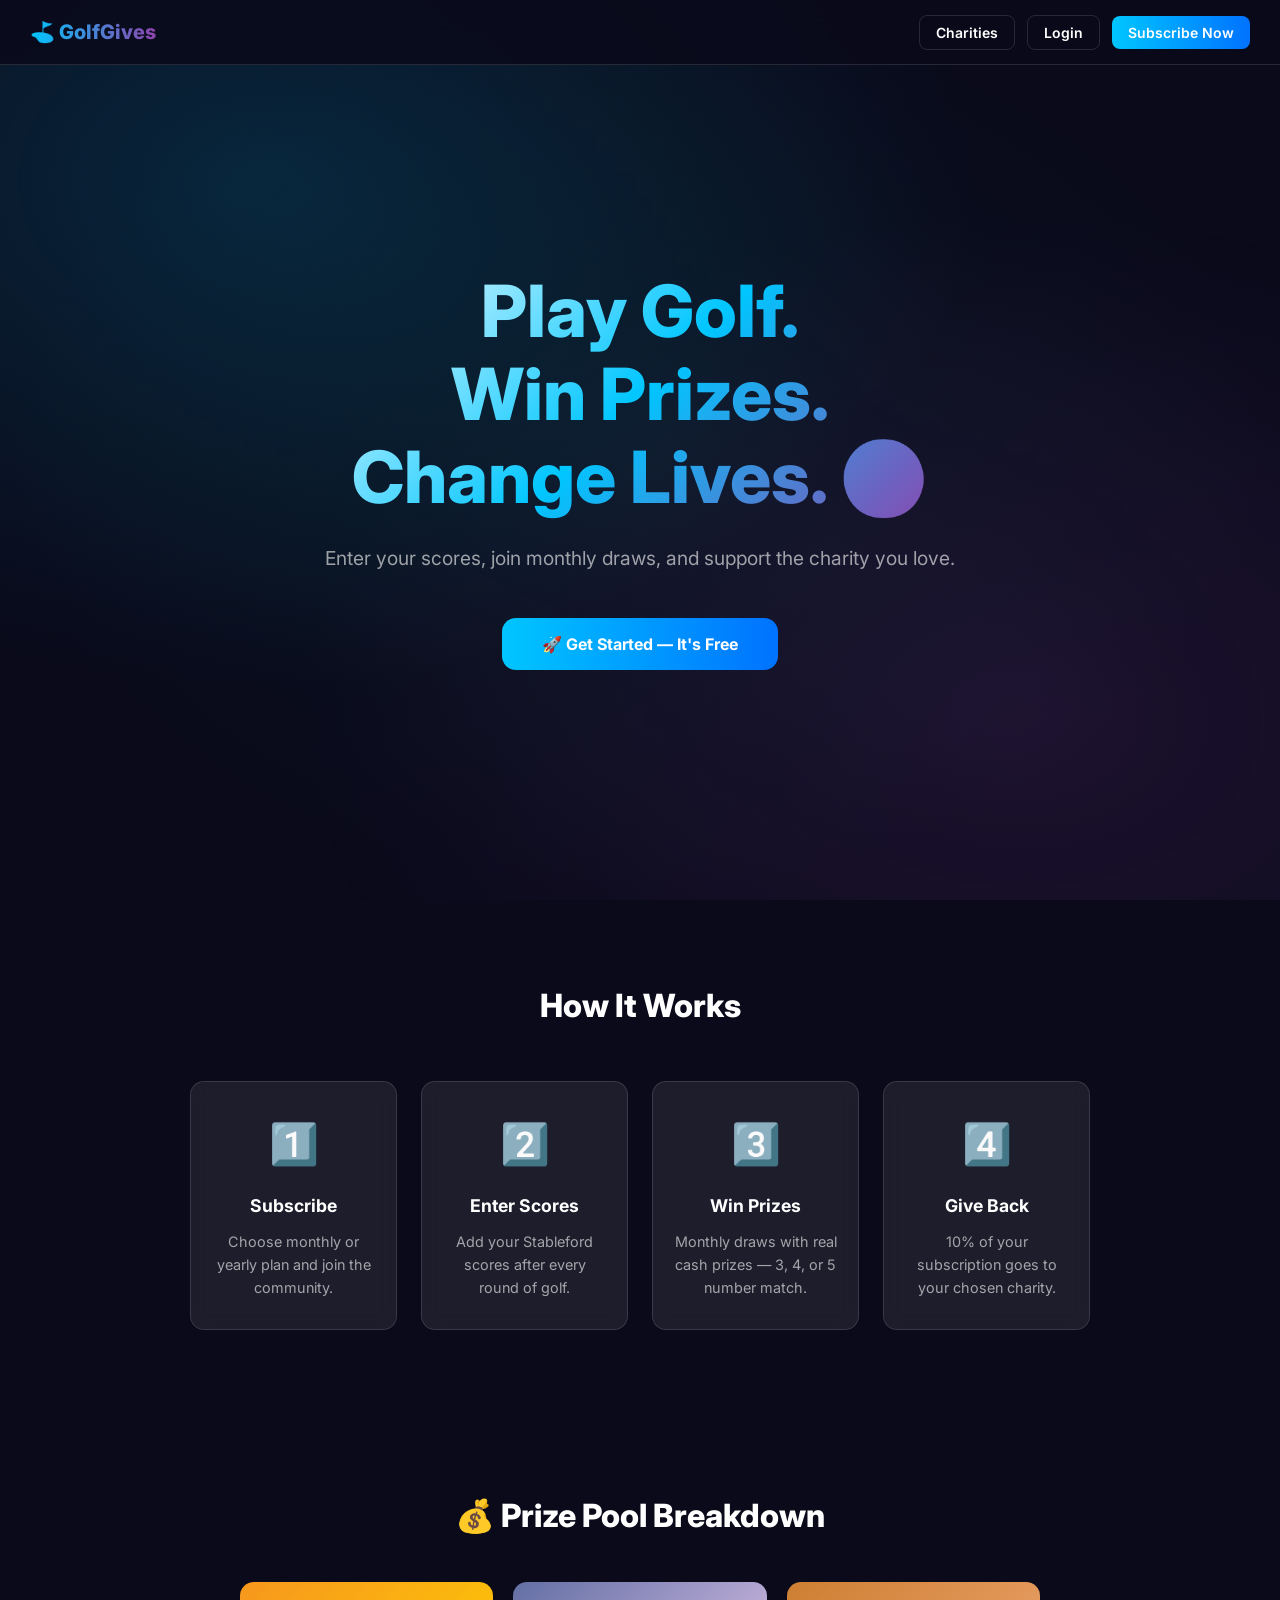
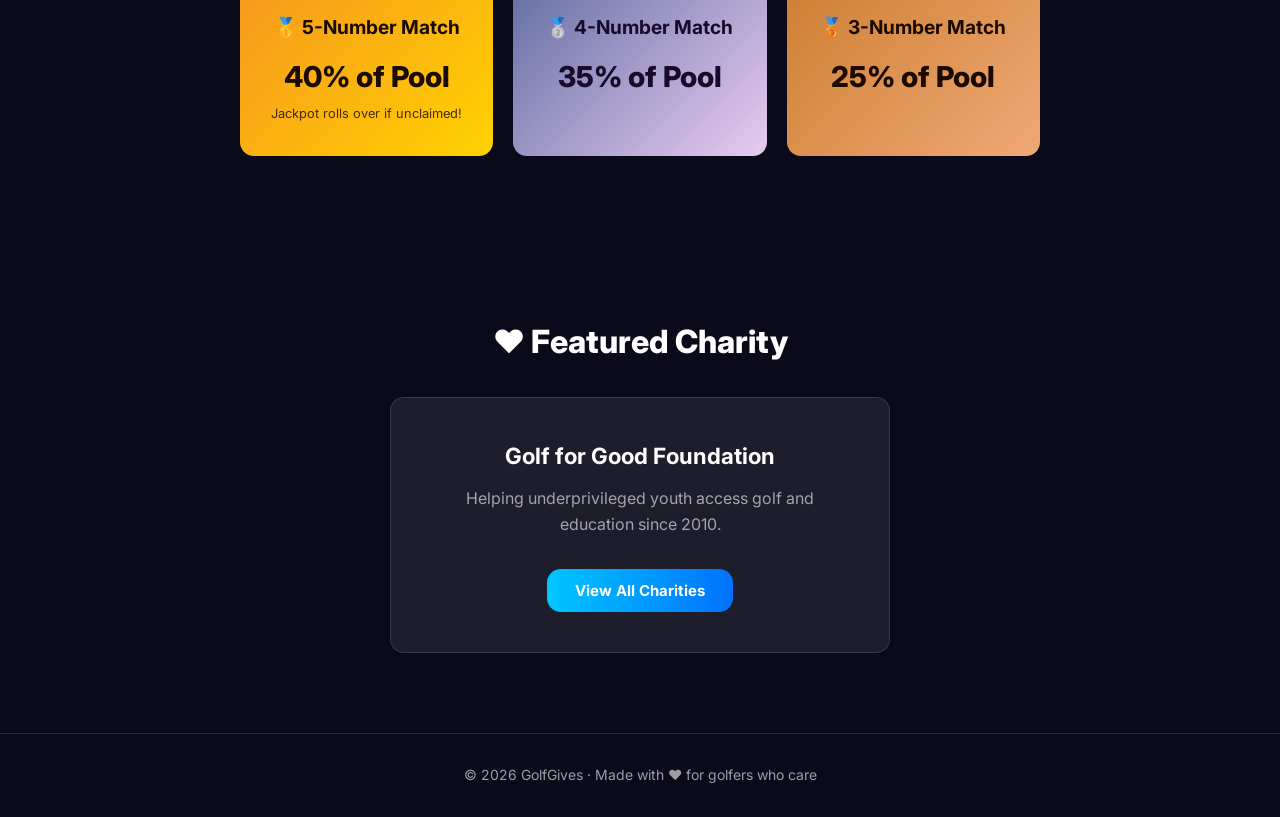
<file: index.html>
<!DOCTYPE html>
<html lang="en">
<head>
  <meta charset="UTF-8">
  <meta name="viewport" content="width=device-width, initial-scale=1.0">
  <title>GolfGives — Play. Win. Give.</title>
  <link rel="stylesheet" href="style.css">
</head>
<body>

<nav class="navbar">
  <div class="logo">⛳ GolfGives</div>
  <div>
    <a href="charities.html"><button class="nav-btn">Charities</button></a>
    <a href="login.html"><button class="nav-btn">Login</button></a>
    <a href="login.html"><button class="nav-btn primary-btn">Subscribe Now</button></a>
  </div>
</nav>

<!-- HERO -->
<section class="hero">
  <div class="hero-content">
    <h1>Play Golf.<br>Win Prizes.<br>Change Lives. 🌍</h1>
    <p>Enter your scores, join monthly draws, and support the charity you love.</p>
    <a href="login.html"><button class="cta-btn">🚀 Get Started — It's Free</button></a>
  </div>
</section>

<!-- HOW IT WORKS -->
<section class="how-it-works">
  <h2>How It Works</h2>
  <div class="steps">
    <div class="step">
      <div class="step-icon">1️⃣</div>
      <h3>Subscribe</h3>
      <p>Choose monthly or yearly plan and join the community.</p>
    </div>
    <div class="step">
      <div class="step-icon">2️⃣</div>
      <h3>Enter Scores</h3>
      <p>Add your Stableford scores after every round of golf.</p>
    </div>
    <div class="step">
      <div class="step-icon">3️⃣</div>
      <h3>Win Prizes</h3>
      <p>Monthly draws with real cash prizes — 3, 4, or 5 number match.</p>
    </div>
    <div class="step">
      <div class="step-icon">4️⃣</div>
      <h3>Give Back</h3>
      <p>10% of your subscription goes to your chosen charity.</p>
    </div>
  </div>
</section>

<!-- PRIZE POOL -->
<section class="prize-section">
  <h2>💰 Prize Pool Breakdown</h2>
  <div class="prize-cards">
    <div class="prize-card gold">
      <h3>🥇 5-Number Match</h3>
      <p>40% of Pool</p>
      <small>Jackpot rolls over if unclaimed!</small>
    </div>
    <div class="prize-card silver">
      <h3>🥈 4-Number Match</h3>
      <p>35% of Pool</p>
    </div>
    <div class="prize-card bronze">
      <h3>🥉 3-Number Match</h3>
      <p>25% of Pool</p>
    </div>
  </div>
</section>

<!-- CHARITY SPOTLIGHT -->
<section class="charity-section">
  <h2>❤️ Featured Charity</h2>
  <div class="charity-spotlight">
    <h3>Golf for Good Foundation</h3>
    <p>Helping underprivileged youth access golf and education since 2010.</p>
    <a href="charities.html"><button class="cta-btn">View All Charities</button></a>
  </div>
</section>

<!-- FOOTER -->
<footer class="footer">
  <p>© 2026 GolfGives · Made with ❤️ for golfers who care</p>
</footer>

</body>
</html>
</file>
<file: style.css>
/* ============================================
   GOLF GIVES — COMPLETE STYLESHEET
   ============================================ */

/* GOOGLE FONTS */
@import url('https://fonts.googleapis.com/css2?family=Inter:wght@300;400;500;600;700;800&display=swap');

/* ============================================
   CSS VARIABLES
   ============================================ */
:root {
  --primary:     #00c6ff;
  --primary-2:   #0072ff;
  --accent:      #8e44ad;
  --green:       #11998e;
  --green-2:     #38ef7d;
  --gold:        #f7971e;
  --gold-2:      #ffd200;
  --danger:      #ff4b5c;
  --dark:        #0a0a1a;
  --dark-2:      #12122a;
  --card-bg:     rgba(255,255,255,0.08);
  --card-border: rgba(255,255,255,0.12);
  --text:        #ffffff;
  --text-muted:  rgba(255,255,255,0.6);
  --radius:      14px;
  --shadow:      0 8px 32px rgba(0,0,0,0.3);
}

/* ============================================
   RESET & BASE
   ============================================ */
*, *::before, *::after {
  box-sizing: border-box;
  margin: 0;
  padding: 0;
}

html {
  scroll-behavior: smooth;
}

body {
  font-family: 'Inter', 'Segoe UI', sans-serif;
  background: var(--dark);
  color: var(--text);
  min-height: 100vh;
  line-height: 1.6;
  overflow-x: hidden;
}

/* Animated background */
body::before {
  content: "";
  position: fixed;
  inset: 0;
  background:
    radial-gradient(ellipse at 20% 20%, rgba(0,198,255,0.15) 0%, transparent 50%),
    radial-gradient(ellipse at 80% 80%, rgba(142,68,173,0.15) 0%, transparent 50%),
    radial-gradient(ellipse at 50% 50%, rgba(17,153,142,0.08) 0%, transparent 70%);
  pointer-events: none;
  z-index: 0;
}

/* ============================================
   NAVBAR
   ============================================ */
.navbar {
  position: fixed;
  top: 0;
  left: 0;
  right: 0;
  height: 65px;
  display: flex;
  justify-content: space-between;
  align-items: center;
  padding: 0 30px;
  background: rgba(10,10,26,0.85);
  backdrop-filter: blur(20px);
  border-bottom: 1px solid var(--card-border);
  z-index: 1000;
}

.logo {
  font-size: 20px;
  font-weight: 800;
  background: linear-gradient(90deg, var(--primary), var(--accent));
  -webkit-background-clip: text;
  -webkit-text-fill-color: transparent;
  background-clip: text;
  text-decoration: none;
  cursor: pointer;
}

.navbar a {
  text-decoration: none;
}

.nav-btn {
  background: transparent;
  border: 1px solid var(--card-border);
  color: var(--text);
  padding: 8px 16px;
  border-radius: 8px;
  font-size: 14px;
  cursor: pointer;
  transition: all 0.2s;
  margin-left: 8px;
  width: auto;
}

.nav-btn:hover {
  background: var(--card-bg);
  border-color: var(--primary);
  transform: none;
}

.primary-btn {
  background: linear-gradient(90deg, var(--primary), var(--primary-2)) !important;
  border: none !important;
}

.logout-btn {
  background: var(--danger) !important;
  border: none;
  color: white;
  padding: 8px 16px;
  border-radius: 8px;
  cursor: pointer;
  font-size: 14px;
  width: auto;
  transition: 0.2s;
}

.logout-btn:hover {
  opacity: 0.85;
  transform: none;
}

/* ============================================
   BUTTONS (Global)
   ============================================ */
button {
  font-family: 'Inter', sans-serif;
  font-size: 14px;
  font-weight: 600;
  cursor: pointer;
  transition: all 0.25s ease;
  border: none;
  outline: none;
}

.cta-btn {
  display: inline-block;
  width: 100%;
  padding: 14px 24px;
  background: linear-gradient(90deg, var(--primary), var(--primary-2));
  color: white;
  border: none;
  border-radius: var(--radius);
  font-size: 15px;
  font-weight: 700;
  cursor: pointer;
  transition: all 0.3s;
  margin-top: 12px;
  text-align: center;
}

.cta-btn:hover {
  transform: translateY(-2px);
  box-shadow: 0 8px 25px rgba(0,198,255,0.4);
  opacity: 0.95;
}

.small-btn {
  padding: 6px 12px;
  border-radius: 6px;
  font-size: 12px;
  font-weight: 600;
  background: var(--card-bg);
  color: white;
  border: 1px solid var(--card-border);
  cursor: pointer;
  width: auto;
  margin: 0 4px;
}

.small-btn:hover {
  background: var(--primary);
  border-color: var(--primary);
}

.small-btn.danger {
  background: rgba(255,75,92,0.2);
  border-color: var(--danger);
  color: var(--danger);
}

.small-btn.danger:hover {
  background: var(--danger);
  color: white;
}

/* ============================================
   INPUTS & SELECTS
   ============================================ */
input, select, textarea {
  width: 100%;
  padding: 12px 16px;
  margin-top: 10px;
  background: rgba(255,255,255,0.07);
  border: 1px solid var(--card-border);
  border-radius: 10px;
  color: white;
  font-family: 'Inter', sans-serif;
  font-size: 14px;
  transition: all 0.2s;
  outline: none;
}

input::placeholder {
  color: var(--text-muted);
}

input:focus, select:focus {
  border-color: var(--primary);
  background: rgba(0,198,255,0.08);
  box-shadow: 0 0 0 3px rgba(0,198,255,0.15);
}

select option {
  background: var(--dark-2);
  color: white;
}

label {
  display: block;
  margin-top: 14px;
  font-size: 13px;
  font-weight: 500;
  color: var(--text-muted);
}

/* ============================================
   HERO SECTION
   ============================================ */
.hero {
  min-height: 100vh;
  display: flex;
  align-items: center;
  justify-content: center;
  text-align: center;
  padding: 80px 20px 40px;
  position: relative;
  z-index: 1;
}

.hero-content {
  max-width: 700px;
}

.hero-content h1 {
  font-size: clamp(2.5rem, 6vw, 4.5rem);
  font-weight: 800;
  line-height: 1.15;
  margin-bottom: 24px;
  background: linear-gradient(135deg, #fff 0%, var(--primary) 50%, var(--accent) 100%);
  -webkit-background-clip: text;
  -webkit-text-fill-color: transparent;
  background-clip: text;
  animation: fadeInUp 0.8s ease;
}

.hero-content p {
  font-size: 1.2rem;
  color: var(--text-muted);
  margin-bottom: 32px;
  animation: fadeInUp 0.8s ease 0.2s both;
}

.hero-content .cta-btn {
  width: auto;
  padding: 16px 40px;
  font-size: 16px;
  animation: fadeInUp 0.8s ease 0.4s both;
}

/* ============================================
   HOW IT WORKS
   ============================================ */
.how-it-works {
  padding: 80px 20px;
  text-align: center;
  position: relative;
  z-index: 1;
}

.how-it-works h2 {
  font-size: 2rem;
  font-weight: 800;
  margin-bottom: 50px;
  color: white;
}

.steps {
  display: grid;
  grid-template-columns: repeat(auto-fit, minmax(200px, 1fr));
  gap: 24px;
  max-width: 900px;
  margin: 0 auto;
}

.step {
  background: var(--card-bg);
  border: 1px solid var(--card-border);
  border-radius: var(--radius);
  padding: 30px 20px;
  transition: all 0.3s;
  backdrop-filter: blur(10px);
}

.step:hover {
  transform: translateY(-6px);
  border-color: var(--primary);
  box-shadow: 0 16px 40px rgba(0,198,255,0.15);
}

.step-icon {
  font-size: 2.5rem;
  margin-bottom: 16px;
}

.step h3 {
  font-size: 1.1rem;
  font-weight: 700;
  margin-bottom: 10px;
}

.step p {
  font-size: 0.9rem;
  color: var(--text-muted);
}

/* ============================================
   PRIZE SECTION
   ============================================ */
.prize-section {
  padding: 80px 20px;
  text-align: center;
  position: relative;
  z-index: 1;
}

.prize-section h2 {
  font-size: 2rem;
  font-weight: 800;
  margin-bottom: 40px;
}

.prize-cards {
  display: grid;
  grid-template-columns: repeat(auto-fit, minmax(220px, 1fr));
  gap: 20px;
  max-width: 800px;
  margin: 0 auto;
}

.prize-card {
  border-radius: var(--radius);
  padding: 30px 20px;
  transition: all 0.3s;
}

.prize-card:hover {
  transform: translateY(-6px) scale(1.02);
}

.prize-card h3 {
  font-size: 1.2rem;
  margin-bottom: 12px;
}

.prize-card p {
  font-size: 1.8rem;
  font-weight: 800;
}

.prize-card small {
  font-size: 0.8rem;
  opacity: 0.8;
}

.prize-card.gold {
  background: linear-gradient(135deg, #f7971e, #ffd200);
  color: #1a0a00;
}

.prize-card.silver {
  background: linear-gradient(135deg, #636fa4, #e8cbf0);
  color: #1a0a2a;
}

.prize-card.bronze {
  background: linear-gradient(135deg, #cd7f32, #f0a875);
  color: #1a0a00;
}

/* ============================================
   CHARITY SECTION (Homepage)
   ============================================ */
.charity-section {
  padding: 80px 20px;
  text-align: center;
  position: relative;
  z-index: 1;
}

.charity-section h2 {
  font-size: 2rem;
  font-weight: 800;
  margin-bottom: 30px;
}

.charity-spotlight {
  max-width: 500px;
  margin: 0 auto;
  background: var(--card-bg);
  border: 1px solid var(--card-border);
  border-radius: var(--radius);
  padding: 40px;
  backdrop-filter: blur(10px);
}

.charity-spotlight h3 {
  font-size: 1.4rem;
  margin-bottom: 12px;
}

.charity-spotlight p {
  color: var(--text-muted);
  margin-bottom: 20px;
}

.charity-spotlight .cta-btn {
  width: auto;
  padding: 12px 28px;
}

/* ============================================
   FOOTER
   ============================================ */
.footer {
  padding: 30px;
  text-align: center;
  color: var(--text-muted);
  font-size: 14px;
  border-top: 1px solid var(--card-border);
  position: relative;
  z-index: 1;
}

/* ============================================
   AUTH PAGE
   ============================================ */
.auth-container {
  max-width: 440px;
  margin: 100px auto 40px;
  background: var(--card-bg);
  border: 1px solid var(--card-border);
  border-radius: 20px;
  padding: 40px;
  backdrop-filter: blur(20px);
  box-shadow: var(--shadow);
  position: relative;
  z-index: 1;
}

.auth-container h2 {
  font-size: 1.6rem;
  font-weight: 800;
  margin-bottom: 20px;
}

.auth-tabs {
  display: flex;
  gap: 8px;
  margin-bottom: 24px;
}

.tab-btn {
  flex: 1;
  padding: 10px;
  border-radius: 10px;
  background: transparent;
  border: 1px solid var(--card-border);
  color: var(--text-muted);
  font-weight: 600;
  cursor: pointer;
  transition: 0.2s;
  width: auto;
}

.tab-btn.active {
  background: linear-gradient(90deg, var(--primary), var(--primary-2));
  color: white;
  border-color: transparent;
}

#auth-message {
  margin-top: 16px;
  padding: 12px;
  border-radius: 8px;
  font-size: 14px;
  text-align: center;
  min-height: 20px;
}

/* ============================================
   DASHBOARD GRID
   ============================================ */
.dashboard-grid {
  display: grid;
  grid-template-columns: repeat(auto-fit, minmax(320px, 1fr));
  gap: 20px;
  padding: 90px 24px 40px;
  max-width: 1200px;
  margin: 0 auto;
  position: relative;
  z-index: 1;
}

.dash-card {
  background: var(--card-bg);
  border: 1px solid var(--card-border);
  border-radius: var(--radius);
  padding: 24px;
  backdrop-filter: blur(15px);
  transition: all 0.3s;
}

.dash-card:hover {
  border-color: rgba(0,198,255,0.3);
  box-shadow: 0 8px 30px rgba(0,198,255,0.1);
  transform: translateY(-2px);
}

.dash-card h3 {
  font-size: 1rem;
  font-weight: 700;
  margin-bottom: 16px;
  color: var(--text-muted);
  text-transform: uppercase;
  letter-spacing: 0.5px;
  font-size: 13px;
}

.dash-card h4 {
  font-size: 13px;
  margin-top: 18px;
  margin-bottom: 8px;
  color: var(--text-muted);
}

/* SUBSCRIPTION STATUS BADGE */
.status-badge {
  display: inline-block;
  padding: 6px 14px;
  border-radius: 20px;
  font-size: 13px;
  font-weight: 600;
  margin-bottom: 10px;
}

.status-badge.active {
  background: rgba(56,239,125,0.15);
  color: var(--green-2);
  border: 1px solid rgba(56,239,125,0.3);
}

.status-badge.inactive {
  background: rgba(255,75,92,0.15);
  color: var(--danger);
  border: 1px solid rgba(255,75,92,0.3);
}

/* SCORES LIST */
ul {
  list-style: none;
  padding: 0;
}

li {
  padding: 10px 14px;
  border-radius: 8px;
  background: rgba(255,255,255,0.04);
  border: 1px solid var(--card-border);
  margin-bottom: 8px;
  font-size: 14px;
  transition: 0.2s;
}

li:hover {
  background: rgba(0,198,255,0.08);
  border-color: rgba(0,198,255,0.2);
}

/* DRAW BALLS */
.draw-balls {
  display: flex;
  gap: 10px;
  flex-wrap: wrap;
  margin: 14px 0;
}

.draw-ball {
  width: 44px;
  height: 44px;
  border-radius: 50%;
  background: linear-gradient(135deg, var(--gold), var(--gold-2));
  color: #1a0a00;
  font-weight: 800;
  font-size: 15px;
  display: flex;
  align-items: center;
  justify-content: center;
  box-shadow: 0 4px 15px rgba(247,151,30,0.4);
  animation: popIn 0.4s ease;
}

/* WINNER BOX */
.winner-box {
  margin-top: 14px;
  padding: 16px;
  border-radius: 10px;
  background: linear-gradient(135deg, var(--gold), var(--gold-2));
  color: #1a0a00;
  font-weight: 700;
  text-align: center;
  animation: fadeInUp 0.4s ease;
}

/* PRIZE MINI */
.prize-mini {
  display: flex;
  justify-content: space-between;
  align-items: center;
  padding: 10px 14px;
  border-radius: 8px;
  background: rgba(255,255,255,0.04);
  border: 1px solid var(--card-border);
  margin-bottom: 8px;
  font-size: 14px;
}

.prize-mini strong {
  color: var(--gold);
}

/* WINNER ITEM */
.winner-item {
  display: flex;
  justify-content: space-between;
  align-items: center;
  padding: 10px 14px;
  border-radius: 8px;
  background: rgba(255,255,255,0.04);
  border: 1px solid var(--card-border);
  margin-bottom: 8px;
  font-size: 14px;
}

/* BADGES */
.badge-pending {
  background: rgba(247,151,30,0.2);
  color: var(--gold);
  padding: 3px 10px;
  border-radius: 12px;
  font-size: 12px;
  font-weight: 600;
}

.badge-paid {
  background: rgba(56,239,125,0.2);
  color: var(--green-2);
  padding: 3px 10px;
  border-radius: 12px;
  font-size: 12px;
  font-weight: 600;
}

.badge-active {
  background: rgba(56,239,125,0.2);
  color: var(--green-2);
  padding: 3px 10px;
  border-radius: 12px;
  font-size: 12px;
  font-weight: 600;
}

.badge-inactive {
  background: rgba(255,75,92,0.2);
  color: var(--danger);
  padding: 3px 10px;
  border-radius: 12px;
  font-size: 12px;
  font-weight: 600;
}

/* ============================================
   CHARITIES PAGE
   ============================================ */
.page-container {
  max-width: 1000px;
  margin: 0 auto;
  padding: 100px 24px 60px;
  position: relative;
  z-index: 1;
}

.page-container h2 {
  font-size: 2rem;
  font-weight: 800;
  margin-bottom: 8px;
}

.page-container > p {
  color: var(--text-muted);
  margin-bottom: 30px;
}

.search-bar {
  margin-bottom: 30px;
}

.search-bar input {
  max-width: 400px;
  margin: 0;
}

.charity-grid {
  display: grid;
  grid-template-columns: repeat(auto-fit, minmax(260px, 1fr));
  gap: 20px;
}

.charity-card {
  background: var(--card-bg);
  border: 1px solid var(--card-border);
  border-radius: var(--radius);
  padding: 24px;
  backdrop-filter: blur(10px);
  transition: all 0.3s;
}

.charity-card:hover {
  transform: translateY(-4px);
  border-color: rgba(255,100,150,0.4);
  box-shadow: 0 12px 30px rgba(255,100,150,0.1);
}

.charity-card h3 {
  font-size: 1rem;
  font-weight: 700;
  margin-bottom: 10px;
}

.charity-card p {
  font-size: 14px;
  color: var(--text-muted);
  margin-bottom: 10px;
}

.charity-card small {
  font-size: 12px;
  color: var(--primary);
}

/* ============================================
   ADMIN LAYOUT
   ============================================ */
.admin-layout {
  display: flex;
  min-height: 100vh;
  padding-top: 65px;
  position: relative;
  z-index: 1;
}

.admin-sidebar {
  width: 220px;
  background: rgba(10,10,26,0.9);
  border-right: 1px solid var(--card-border);
  padding: 24px 16px;
  display: flex;
  flex-direction: column;
  gap: 8px;
  position: fixed;
  top: 65px;
  bottom: 0;
  left: 0;
}

.sidebar-btn {
  width: 100%;
  text-align: left;
  padding: 12px 16px;
  border-radius: 10px;
  background: transparent;
  color: var(--text-muted);
  border: 1px solid transparent;
  font-size: 14px;
  font-weight: 500;
  cursor: pointer;
  transition: 0.2s;
}

.sidebar-btn:hover {
  background: var(--card-bg);
  color: white;
  transform: none;
}

.sidebar-btn.active {
  background: linear-gradient(90deg, rgba(0,198,255,0.15), rgba(0,114,255,0.15));
  border-color: rgba(0,198,255,0.3);
  color: var(--primary);
}

.admin-main {
  flex: 1;
  margin-left: 220px;
  padding: 30px;
  overflow-y: auto;
}

.admin-section h2 {
  font-size: 1.5rem;
  font-weight: 800;
  margin-bottom: 24px;
}

/* STATS GRID */
.stats-grid {
  display: grid;
  grid-template-columns: repeat(auto-fit, minmax(180px, 1fr));
  gap: 16px;
  margin-bottom: 30px;
}

.stat-card {
  background: var(--card-bg);
  border: 1px solid var(--card-border);
  border-radius: var(--radius);
  padding: 24px;
  text-align: center;
  backdrop-filter: blur(10px);
  transition: 0.3s;
}

.stat-card:hover {
  border-color: var(--primary);
  transform: translateY(-3px);
}

.stat-card h3 {
  font-size: 2rem;
  font-weight: 800;
  background: linear-gradient(90deg, var(--primary), var(--accent));
  -webkit-background-clip: text;
  -webkit-text-fill-color: transparent;
  background-clip: text;
  margin-bottom: 8px;
}

.stat-card p {
  font-size: 13px;
  color: var(--text-muted);
  font-weight: 500;
}

/* ADMIN TABLE */
.admin-table {
  width: 100%;
  border-collapse: collapse;
  font-size: 14px;
  background: var(--card-bg);
  border-radius: var(--radius);
  overflow: hidden;
  border: 1px solid var(--card-border);
}

.admin-table th {
  padding: 14px 16px;
  text-align: left;
  font-size: 12px;
  font-weight: 700;
  text-transform: uppercase;
  letter-spacing: 0.5px;
  color: var(--text-muted);
  background: rgba(255,255,255,0.04);
  border-bottom: 1px solid var(--card-border);
}

.admin-table td {
  padding: 14px 16px;
  border-bottom: 1px solid rgba(255,255,255,0.04);
  color: white;
}

.admin-table tr:last-child td {
  border-bottom: none;
}

.admin-table tr:hover td {
  background: rgba(0,198,255,0.04);
}

/* ADD CHARITY FORM */
.add-charity-form {
  background: var(--card-bg);
  border: 1px solid var(--card-border);
  border-radius: var(--radius);
  padding: 24px;
  margin-bottom: 24px;
  backdrop-filter: blur(10px);
}

.charity-admin-item {
  display: flex;
  justify-content: space-between;
  align-items: center;
  padding: 14px 16px;
  border-radius: 10px;
  background: var(--card-bg);
  border: 1px solid var(--card-border);
  margin-bottom: 10px;
  font-size: 14px;
}

/* DRAW SECTION */
#simulation-result {
  margin-top: 20px;
  padding: 20px;
  background: var(--card-bg);
  border: 1px solid var(--card-border);
  border-radius: var(--radius);
  min-height: 60px;
}

/* ============================================
   ANIMATIONS
   ============================================ */
@keyframes fadeInUp {
  from {
    opacity: 0;
    transform: translateY(20px);
  }
  to {
    opacity: 1;
    transform: translateY(0);
  }
}

@keyframes popIn {
  0%   { transform: scale(0); opacity: 0; }
  70%  { transform: scale(1.15); }
  100% { transform: scale(1); opacity: 1; }
}

/* Page load animation */
.dash-card, .auth-container, .step, .prize-card, .charity-card {
  animation: fadeInUp 0.5s ease both;
}

/* ============================================
   MOBILE RESPONSIVE
   ============================================ */
@media (max-width: 768px) {
  .navbar {
    padding: 0 16px;
  }

  .navbar div {
    display: flex;
    align-items: center;
    gap: 6px;
  }

  .nav-btn {
    padding: 6px 10px;
    font-size: 12px;
  }

  .hero-content h1 {
    font-size: 2.2rem;
  }

  .dashboard-grid {
    grid-template-columns: 1fr;
    padding: 85px 16px 30px;
  }

  .admin-layout {
    flex-direction: column;
  }

  .admin-sidebar {
    position: relative;
    top: 0;
    width: 100%;
    flex-direction: row;
    flex-wrap: wrap;
    gap: 6px;
    padding: 12px;
  }

  .sidebar-btn {
    flex: 1;
    min-width: 80px;
    text-align: center;
    padding: 10px 8px;
    font-size: 12px;
  }

  .admin-main {
    margin-left: 0;
    padding: 16px;
  }

  .stats-grid {
    grid-template-columns: repeat(2, 1fr);
  }

  .steps {
    grid-template-columns: 1fr;
  }

  .prize-cards {
    grid-template-columns: 1fr;
  }

  .auth-container {
    margin: 80px 16px 40px;
    padding: 28px 20px;
  }

  .draw-ball {
    width: 38px;
    height: 38px;
    font-size: 13px;
  }
}

@media (max-width: 480px) {
  .hero-content h1 {
    font-size: 1.8rem;
  }

  .stats-grid {
    grid-template-columns: 1fr;
  }
}
</file>
